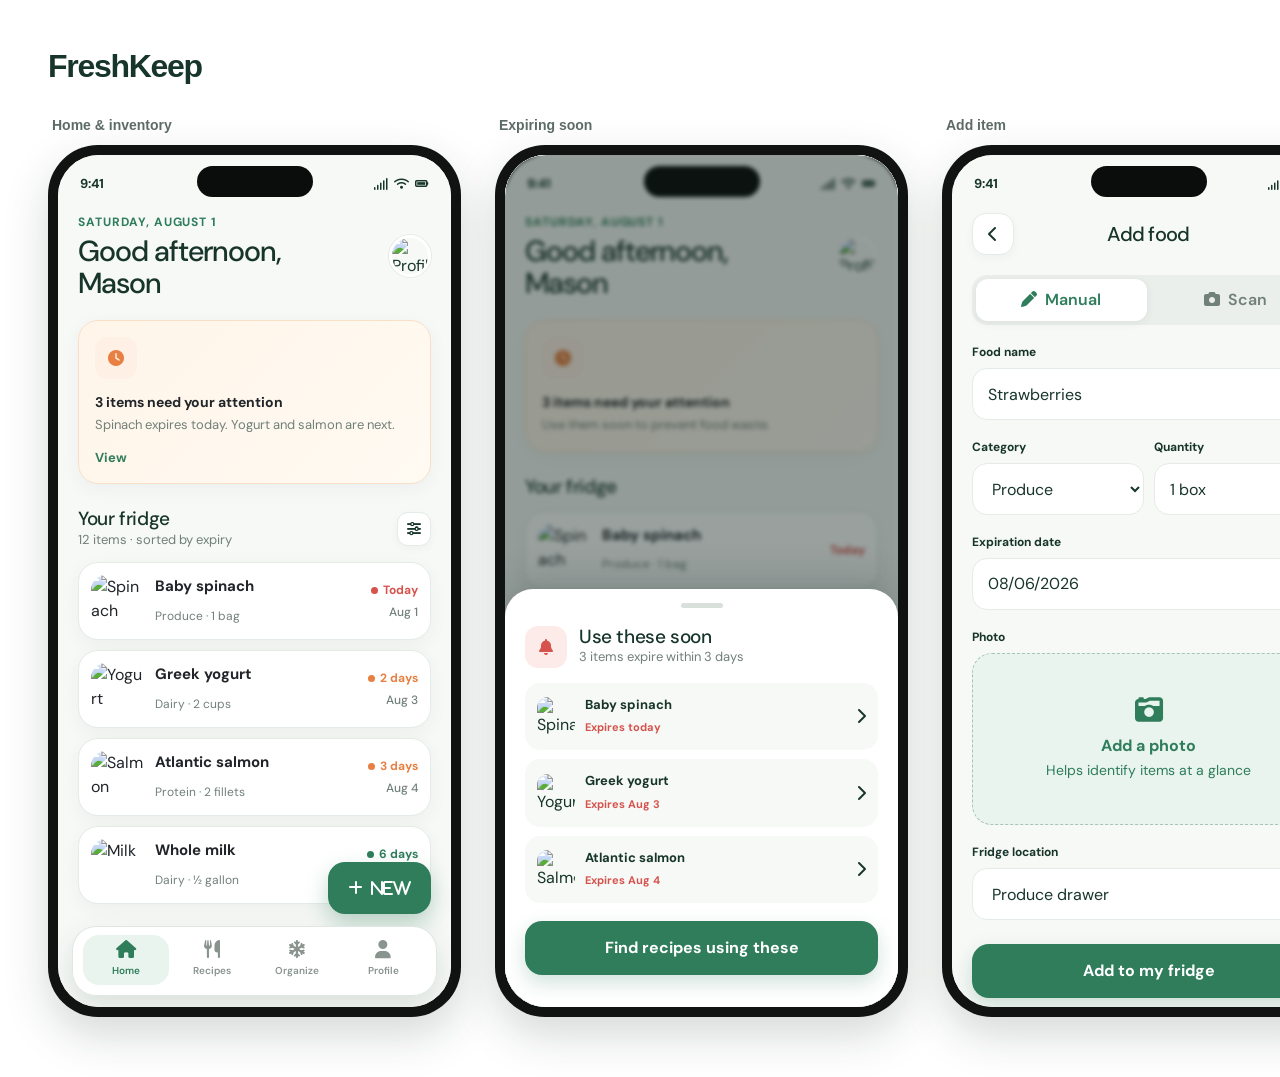
<file: freshkeep-prototype/index.html>
<!doctype html>
<html lang="en">
<head>
  <meta charset="utf-8">
  <meta name="viewport" content="width=device-width, initial-scale=1">
  <title>FreshKeep — High-Fidelity Prototype</title>
  <style>
    *{box-sizing:border-box}body{margin:0;background:#fff;color:#17352b;font-family:-apple-system,BlinkMacSystemFont,"Segoe UI",sans-serif}h1{margin:0;padding:48px 48px 12px;font-size:32px;letter-spacing:-.04em}.board{display:flex;gap:34px;align-items:flex-start;overflow-x:auto;padding:20px 48px 60px}.shot{flex:0 0 auto}.shot h2{margin:0 0 12px 4px;font-size:14px;font-weight:650;color:#5d6b65}.device{width:413px;height:872px;padding:10px;border-radius:50px;background:#101312;box-shadow:0 18px 45px rgba(20,45,36,.18)}iframe{display:block;width:393px;height:852px;border:0;border-radius:41px;background:#f7f9f7;overflow:hidden}@media(max-width:600px){h1{padding:28px 20px 8px}.board{padding:16px 20px 40px;gap:22px}}
  </style>
</head>
<body>
  <h1>FreshKeep</h1>
  <main class="board">
    <section class="shot"><h2>Home & inventory</h2><div class="device"><iframe src="home.html" title="Home screen"></iframe></div></section>
    <section class="shot"><h2>Expiring soon</h2><div class="device"><iframe src="expiring.html" title="Expiring items alert"></iframe></div></section>
    <section class="shot"><h2>Add item</h2><div class="device"><iframe src="add-item.html" title="Add item screen"></iframe></div></section>
    <section class="shot"><h2>Photo scan</h2><div class="device"><iframe src="scan.html" title="Photo scan screen"></iframe></div></section>
    <section class="shot"><h2>Recipes</h2><div class="device"><iframe src="recipes.html" title="Recipes screen"></iframe></div></section>
    <section class="shot"><h2>Recipe details</h2><div class="device"><iframe src="recipe-detail.html" title="Recipe details screen"></iframe></div></section>
    <section class="shot"><h2>Fridge organization</h2><div class="device"><iframe src="organize.html" title="Fridge organization screen"></iframe></div></section>
    <section class="shot"><h2>Profile & settings</h2><div class="device"><iframe src="profile.html" title="Profile screen"></iframe></div></section>
  </main>
</body>
</html>
</file>
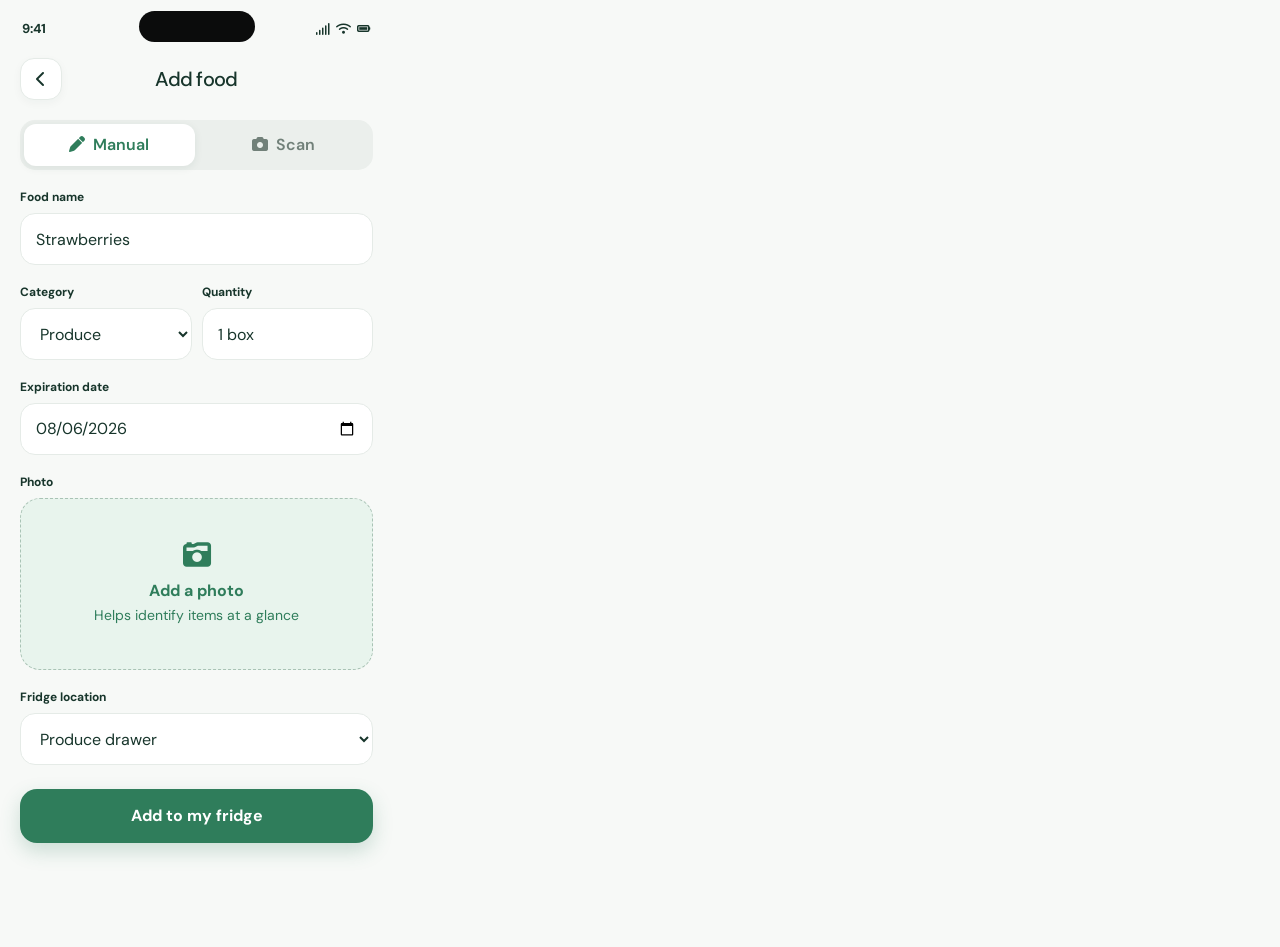
<file: freshkeep-prototype/add-item.html>
<!doctype html><html lang="en"><head><meta charset="utf-8"><meta name="viewport" content="width=device-width,initial-scale=1"><title>Add Food</title><link rel="stylesheet" href="styles.css"><link rel="stylesheet" href="https://cdnjs.cloudflare.com/ajax/libs/font-awesome/6.7.2/css/all.min.css"></head><body><main class="screen"><div class="statusbar"><span>9:41</span><span class="dynamic-island"></span><span class="status-icons"><i class="fa-solid fa-signal"></i><i class="fa-solid fa-wifi"></i><i class="fa-solid fa-battery-full"></i></span></div><div class="toast"></div>
<header class="back-title"><button class="icon-button" aria-label="Back"><i class="fa-solid fa-chevron-left"></i></button><h1>Add food</h1><span></span></header>
<div class="segmented"><button class="segment active"><i class="fa-solid fa-pen"></i>&nbsp; Manual</button><button class="segment"><i class="fa-solid fa-camera"></i>&nbsp; Scan</button></div>
<label class="label" for="food-name">Food name</label><input class="input" id="food-name" value="Strawberries" aria-label="Food name">
<div class="input-row"><div><label class="label" for="category">Category</label><select class="input" id="category"><option>Produce</option><option>Dairy</option><option>Protein</option></select></div><div><label class="label" for="quantity">Quantity</label><input class="input" id="quantity" value="1 box"></div></div>
<label class="label" for="expiry">Expiration date</label><input class="input" id="expiry" type="date" value="2026-08-06">
<label class="label">Photo</label><button class="photo-drop" style="width:100%" data-toast="Camera opened"><span><i class="fa-solid fa-camera-retro"></i><strong>Add a photo</strong><br><small>Helps identify items at a glance</small></span></button>
<label class="label" for="location">Fridge location</label><select class="input" id="location"><option>Produce drawer</option><option>Top shelf</option><option>Door</option></select>
<div style="margin-top:24px"><button class="primary" data-toast="Strawberries added to your fridge">Add to my fridge</button></div>
</main><script src="app.js"></script></body></html>
</file>
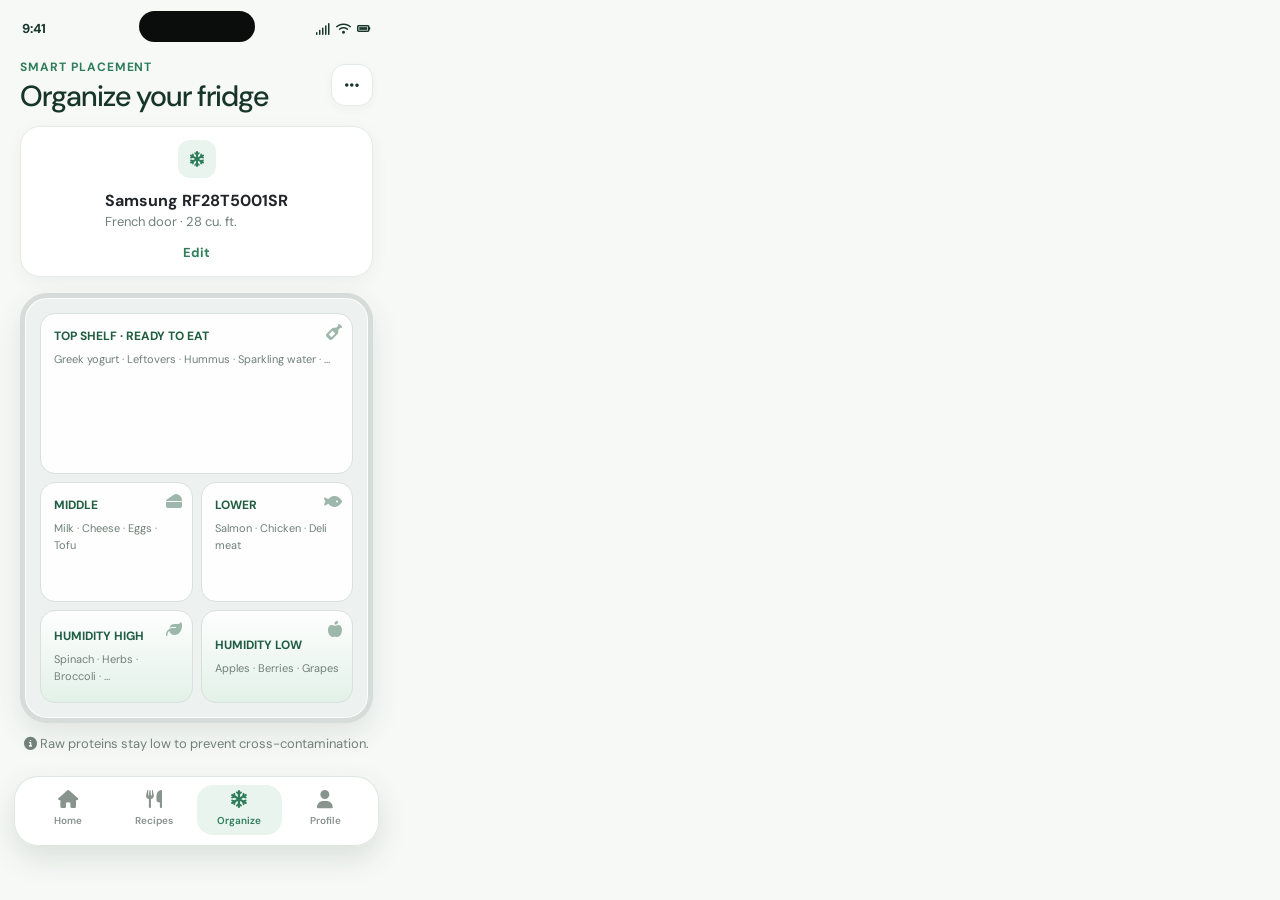
<file: freshkeep-prototype/organize.html>
<!doctype html><html lang="en"><head><meta charset="utf-8"><meta name="viewport" content="width=device-width,initial-scale=1"><title>Fridge Organization</title><link rel="stylesheet" href="styles.css"><link rel="stylesheet" href="https://cdnjs.cloudflare.com/ajax/libs/font-awesome/6.7.2/css/all.min.css"></head><body><main class="screen"><div class="statusbar"><span>9:41</span><span class="dynamic-island"></span><span class="status-icons"><i class="fa-solid fa-signal"></i><i class="fa-solid fa-wifi"></i><i class="fa-solid fa-battery-full"></i></span></div><div class="toast"></div>
<header class="top-row"><div><p class="eyebrow">Smart placement</p><h1>Organize your fridge</h1></div><button class="icon-button"><i class="fa-solid fa-ellipsis"></i></button></header>
<article class="card model-card"><div class="icon-wrap"><i class="fa-solid fa-snowflake"></i></div><div class="grow"><strong>Samsung RF28T5001SR</strong><p class="subtle">French door · 28 cu. ft.</p></div><button class="text-button">Edit</button></article>
<section class="fridge" aria-label="Recommended refrigerator layout"><div class="fridge-zone"><i class="zone-icon fa-solid fa-wine-bottle"></i><strong>TOP SHELF · READY TO EAT</strong><p>Greek yogurt · Leftovers · Hummus · Sparkling water · …</p></div><div class="fridge-split"><div class="fridge-zone"><i class="zone-icon fa-solid fa-cheese"></i><strong>MIDDLE</strong><p>Milk · Cheese · Eggs · Tofu</p></div><div class="fridge-zone"><i class="zone-icon fa-solid fa-fish"></i><strong>LOWER</strong><p>Salmon · Chicken · Deli meat</p></div></div><div class="fridge-split"><button class="fridge-zone drawer" style="text-align:left"><i class="zone-icon fa-solid fa-leaf"></i><strong>HUMIDITY HIGH</strong><p>Spinach · Herbs · Broccoli · …</p></button><button class="fridge-zone drawer" style="text-align:left"><i class="zone-icon fa-solid fa-apple-whole"></i><strong>HUMIDITY LOW</strong><p>Apples · Berries · Grapes</p></button></div></section>
<p class="subtle" style="margin-top:12px;text-align:center"><i class="fa-solid fa-circle-info"></i> Raw proteins stay low to prevent cross-contamination.</p>
<nav class="tabbar"><button class="tab"><i class="fa-solid fa-house"></i>Home</button><button class="tab"><i class="fa-solid fa-utensils"></i>Recipes</button><button class="tab active"><i class="fa-solid fa-snowflake"></i>Organize</button><button class="tab"><i class="fa-solid fa-user"></i>Profile</button></nav></main><script src="app.js"></script></body></html>
</file>
<file: freshkeep-prototype/styles.css>
@import url('https://cdn.jsdelivr.net/npm/bootstrap@5.3.8/dist/css/bootstrap.min.css');
@import url('https://fonts.googleapis.com/css2?family=DM+Sans:wght@400;500;600;700&display=swap');

:root {
  --ink: #17352b;
  --muted: #718079;
  --line: #e5ebe7;
  --canvas: #f7f9f7;
  --card: #ffffff;
  --green: #2f7d5b;
  --green-dark: #205d43;
  --green-soft: #e8f4ed;
  --lime: #dff2c4;
  --orange: #e78042;
  --orange-soft: #fff0e5;
  --red: #d6534d;
  --red-soft: #fdebea;
  --yellow-soft: #fff6d8;
  --shadow: 0 12px 30px rgba(24, 59, 46, .10);
}

* { box-sizing: border-box; }
html, body { margin: 0; min-height: 100%; background: var(--canvas); color: var(--ink); font-family: 'DM Sans', -apple-system, BlinkMacSystemFont, sans-serif; }
body { width: 393px; min-height: 852px; overflow-x: hidden; }
button, input, select { font: inherit; }
button { cursor: pointer; }
.screen { min-height: 852px; padding: 58px 20px 104px; position: relative; background: var(--canvas); }
.statusbar { position: absolute; top: 0; left: 0; right: 0; height: 44px; padding: 14px 22px 0; display: flex; align-items: center; justify-content: space-between; font-size: 13px; font-weight: 700; z-index: 20; }
.status-icons { display: flex; gap: 6px; align-items: center; font-size: 12px; }
.dynamic-island { position: absolute; top: 11px; left: 50%; width: 116px; height: 31px; transform: translateX(-50%); border-radius: 18px; background: #0b0c0c; }
.eyebrow { margin: 0 0 4px; color: var(--green); font-size: 12px; font-weight: 700; letter-spacing: .08em; text-transform: uppercase; }
h1 { margin: 0; font-size: 29px; line-height: 1.12; letter-spacing: -.035em; }
h2 { margin: 0; font-size: 19px; letter-spacing: -.02em; }
h3 { margin: 0; font-size: 15px; }
p { margin: 0; }
.subtle { color: var(--muted); font-size: 13px; line-height: 1.45; }
.top-row { display: flex; justify-content: space-between; align-items: center; gap: 12px; }
.icon-button { width: 42px; height: 42px; border: 1px solid var(--line); border-radius: 14px; background: var(--card); color: var(--ink); display: grid; place-items: center; box-shadow: 0 3px 10px rgba(20, 54, 42, .04); }
.icon-button.small { width: 34px; height: 34px; border-radius: 11px; }
.avatar { width: 42px; height: 42px; border-radius: 50%; object-fit: cover; border: 3px solid white; box-shadow: 0 0 0 1px var(--line); }
.section-head { margin: 24px 0 12px; display: flex; align-items: center; justify-content: space-between; }
.text-button { border: 0; padding: 0; background: transparent; color: var(--green); font-size: 13px; font-weight: 700; }
.card { background: var(--card); border: 1px solid var(--line); border-radius: 20px; box-shadow: 0 5px 18px rgba(24, 59, 46, .05); }
.alert-card { margin-top: 20px; padding: 16px; background: linear-gradient(135deg, #fff5e9, #fffaf2); border-color: #f8dfc8; display: flex; gap: 13px; align-items: flex-start; }
.alert-icon { flex: 0 0 auto; width: 42px; height: 42px; border-radius: 13px; display: grid; place-items: center; background: var(--orange-soft); color: var(--orange); }
.alert-copy { flex: 1; }
.alert-copy strong { display: block; margin-bottom: 3px; font-size: 14px; }
.item-list { display: grid; gap: 10px; }
.food-item { position: relative; display: grid; grid-template-columns: 52px 1fr auto; align-items: center; gap: 12px; padding: 12px; overflow: hidden; }
.food-photo { width: 52px; height: 52px; border-radius: 15px; object-fit: cover; }
.food-copy strong { display: block; margin-bottom: 5px; font-size: 15px; }
.food-meta { color: var(--muted); font-size: 12px; }
.expiry { text-align: right; font-size: 12px; font-weight: 700; }
.expiry span { display: block; margin-top: 4px; font-weight: 500; color: var(--muted); }
.expiry.danger { color: var(--red); }
.expiry.warn { color: var(--orange); }
.expiry.good { color: var(--green); }
.dot { width: 7px; height: 7px; margin-right: 5px; border-radius: 50%; display: inline-block; background: currentColor; }
.fab { position: absolute; right: 20px; bottom: 94px; height: 52px; padding: 0 20px; border: 0; border-radius: 17px; background: var(--green); color: white; font-weight: 700; box-shadow: 0 10px 22px rgba(47, 125, 91, .3); }
.tabbar { position: absolute; left: 14px; right: 14px; bottom: 12px; height: 70px; padding: 8px 10px 10px; border: 1px solid rgba(221, 229, 224, .9); border-radius: 24px; background: rgba(255,255,255,.96); box-shadow: 0 12px 30px rgba(24, 59, 46, .13); display: grid; grid-template-columns: repeat(4, 1fr); z-index: 30; }
.tab { border: 0; border-radius: 16px; background: transparent; color: #89948f; font-size: 10px; font-weight: 600; display: flex; flex-direction: column; gap: 4px; align-items: center; justify-content: center; }
.tab i { font-size: 18px; }
.tab.active { color: var(--green); background: var(--green-soft); }
.back-title { display: grid; grid-template-columns: 42px 1fr 42px; align-items: center; margin-bottom: 20px; }
.back-title h1 { text-align: center; font-size: 20px; }
.primary { width: 100%; height: 54px; border: 0; border-radius: 17px; color: white; background: var(--green); font-weight: 700; box-shadow: 0 8px 20px rgba(47, 125, 91, .22); }
.secondary { width: 100%; height: 50px; border: 1px solid var(--line); border-radius: 16px; background: white; color: var(--ink); font-weight: 700; }
.label { display: block; margin: 18px 0 7px; font-size: 12px; font-weight: 700; }
.input { width: 100%; height: 52px; padding: 0 15px; border: 1px solid var(--line); border-radius: 15px; background: white; outline: none; color: var(--ink); }
.input:focus { border-color: var(--green); box-shadow: 0 0 0 3px var(--green-soft); }
.input-row { display: grid; grid-template-columns: 1fr 1fr; gap: 10px; }
.segmented { display: grid; grid-template-columns: 1fr 1fr; gap: 4px; padding: 4px; background: #ebefec; border-radius: 15px; }
.segment { height: 42px; border: 0; border-radius: 12px; background: transparent; color: var(--muted); font-weight: 600; }
.segment.active { background: white; color: var(--green); box-shadow: 0 2px 9px rgba(24, 59, 46, .08); }
.photo-drop { height: 172px; border: 1.5px dashed #a9c3b5; border-radius: 20px; background: var(--green-soft); display: grid; place-items: center; text-align: center; color: var(--green); }
.photo-drop i { display: block; margin-bottom: 10px; font-size: 28px; }
.chips { display: flex; gap: 8px; overflow: hidden; }
.chip { flex: 0 0 auto; height: 34px; padding: 0 13px; border: 1px solid var(--line); border-radius: 18px; background: white; color: var(--muted); font-size: 12px; font-weight: 600; }
.chip.active { color: white; background: var(--green); border-color: var(--green); }
.recipe-hero { position: relative; height: 190px; margin-top: 14px; overflow: hidden; color: white; }
.recipe-hero img { width: 100%; height: 100%; object-fit: cover; }
.recipe-hero::after { content: ''; position: absolute; inset: 0; background: linear-gradient(180deg, transparent 25%, rgba(17, 35, 29, .88)); }
.hero-copy { position: absolute; left: 16px; right: 16px; bottom: 15px; z-index: 2; }
.hero-copy h2 { font-size: 21px; }
.hero-meta { margin-top: 7px; display: flex; gap: 14px; font-size: 12px; }
.recipe-list { margin-top: 12px; display: grid; gap: 10px; }
.recipe-row { padding: 10px; display: grid; grid-template-columns: 88px 1fr; gap: 12px; }
.recipe-row img { width: 88px; height: 78px; border-radius: 15px; object-fit: cover; }
.recipe-tags { margin-top: 8px; display: flex; flex-wrap: wrap; gap: 5px; }
.mini-tag { padding: 4px 7px; border-radius: 8px; background: var(--green-soft); color: var(--green); font-size: 10px; font-weight: 700; }
.fridge { margin-top: 16px; padding: 15px; height: 430px; display: grid; grid-template-rows: 1.35fr 1fr .78fr; gap: 8px; background: #edf1ef; border: 5px solid #d5dcda; border-radius: 27px; box-shadow: inset 0 0 0 1px white, var(--shadow); }
.fridge-zone { position: relative; overflow: hidden; padding: 13px; border: 1px solid #d8e1dc; border-radius: 15px; background: rgba(255,255,255,.9); }
.fridge-zone strong { display: block; margin-bottom: 6px; color: var(--green-dark); font-size: 12px; }
.fridge-zone p { color: var(--muted); font-size: 11px; line-height: 1.55; }
.fridge-zone .zone-icon { position: absolute; right: 10px; top: 10px; color: #9db7aa; }
.fridge-split { display: grid; grid-template-columns: 1fr 1fr; gap: 8px; }
.drawer { background: linear-gradient(180deg, rgba(255,255,255,.95), rgba(226,242,232,.95)); }
.model-card { margin-top: 14px; padding: 13px 14px; display: flex; align-items: center; gap: 11px; }
.model-card .icon-wrap { width: 38px; height: 38px; border-radius: 12px; display: grid; place-items: center; background: var(--green-soft); color: var(--green); }
.model-card .grow { flex: 1; }
.profile-header { text-align: center; padding: 12px 0 18px; }
.profile-header img { width: 88px; height: 88px; object-fit: cover; border-radius: 50%; border: 5px solid white; box-shadow: var(--shadow); }
.profile-header h1 { margin-top: 10px; font-size: 22px; }
.stats { display: grid; grid-template-columns: repeat(3, 1fr); gap: 8px; margin-bottom: 18px; }
.stat { padding: 14px 8px; text-align: center; }
.stat strong { display: block; font-size: 19px; }
.stat span { color: var(--muted); font-size: 10px; }
.menu { overflow: hidden; }
.menu-row { width: 100%; min-height: 54px; padding: 0 14px; border: 0; border-bottom: 1px solid var(--line); background: white; color: var(--ink); display: grid; grid-template-columns: 33px 1fr auto; align-items: center; gap: 8px; text-align: left; }
.menu-row:last-child { border-bottom: 0; }
.menu-row > i:first-child { color: var(--green); }
.switch { width: 42px; height: 25px; padding: 3px; border: 0; border-radius: 20px; background: #cad3ce; }
.switch.on { background: var(--green); }
.switch::after { content: ''; display: block; width: 19px; height: 19px; border-radius: 50%; background: white; transition: transform .2s; }
.switch.on::after { transform: translateX(17px); }
.overlay { position: absolute; inset: 0; z-index: 50; background: rgba(14, 30, 24, .42); backdrop-filter: blur(2px); display: flex; align-items: flex-end; }
.sheet { width: 100%; padding: 14px 20px 32px; border-radius: 28px 28px 0 0; background: white; box-shadow: 0 -10px 35px rgba(18, 43, 34, .18); }
.handle { width: 42px; height: 5px; margin: 0 auto 18px; border-radius: 4px; background: #d9dfdb; }
.sheet-title { display: flex; gap: 12px; align-items: center; margin-bottom: 15px; }
.sheet-title .alert-icon { background: var(--red-soft); color: var(--red); }
.modal-list { display: grid; gap: 9px; margin-bottom: 18px; }
.modal-item { padding: 12px; border-radius: 15px; background: var(--canvas); display: grid; grid-template-columns: 38px 1fr auto; align-items: center; gap: 10px; }
.modal-item img { width: 38px; height: 38px; object-fit: cover; border-radius: 11px; }
.modal-item strong { display: block; font-size: 13px; }
.modal-item span { color: var(--red); font-size: 11px; font-weight: 700; }
.scan-screen { min-height: 852px; position: relative; overflow: hidden; background: #1a2822; color: white; }
.scan-screen .statusbar { color: white; }
.camera-bg { position: absolute; inset: 0; width: 100%; height: 100%; object-fit: cover; opacity: .62; }
.scan-shade { position: absolute; inset: 0; background: linear-gradient(180deg, rgba(7,15,12,.5), rgba(7,15,12,.04) 35%, rgba(7,15,12,.72)); }
.scan-top { position: absolute; top: 58px; left: 20px; right: 20px; display: flex; align-items: center; justify-content: space-between; z-index: 3; }
.scan-top h1 { font-size: 20px; }
.scan-top .icon-button { border-color: rgba(255,255,255,.22); background: rgba(15,30,24,.35); color: white; }
.viewfinder { position: absolute; top: 204px; left: 47px; width: 299px; height: 245px; border: 2px solid rgba(255,255,255,.78); border-radius: 28px; z-index: 3; }
.viewfinder::before, .viewfinder::after { content: ''; position: absolute; left: 25px; right: 25px; height: 2px; background: #8ce6b7; box-shadow: 0 0 12px #72dca3; }
.viewfinder::before { top: 50%; }
.scan-bottom { position: absolute; left: 20px; right: 20px; bottom: 34px; z-index: 3; text-align: center; }
.scan-bottom p { margin-bottom: 20px; font-size: 13px; }
.shutter { width: 70px; height: 70px; margin: auto; border: 5px solid white; border-radius: 50%; background: rgba(255,255,255,.25); box-shadow: inset 0 0 0 4px rgba(0,0,0,.15); }
.detail-hero { height: 250px; margin: -58px -20px 0; position: relative; overflow: hidden; }
.detail-hero img { width: 100%; height: 100%; object-fit: cover; }
.detail-hero::after { content:''; position:absolute; inset:0; background: linear-gradient(180deg, rgba(5,15,11,.35), transparent 38%, rgba(10,25,19,.55)); }
.detail-actions { position: absolute; top: 56px; left: 20px; right: 20px; z-index: 4; display: flex; justify-content: space-between; }
.detail-actions .icon-button { background: rgba(255,255,255,.88); }
.detail-card { position: relative; z-index: 5; margin-top: -28px; padding: 20px; }
.detail-card h1 { font-size: 25px; }
.detail-meta { display: flex; gap: 16px; margin: 10px 0 15px; color: var(--muted); font-size: 12px; }
.ingredient-list { margin: 10px 0 20px; display: grid; gap: 9px; }
.ingredient { display: flex; justify-content: space-between; padding-bottom: 8px; border-bottom: 1px solid var(--line); font-size: 13px; }
.ingredient span { color: var(--muted); }
.toast { position: absolute; left: 20px; right: 20px; top: 52px; padding: 12px 14px; z-index: 60; border-radius: 15px; color: white; background: var(--green-dark); box-shadow: var(--shadow); display: none; font-size: 13px; font-weight: 600; }
.toast.show { display: block; }

@media (max-width: 392px) { body { width: 100%; } }
</file>
